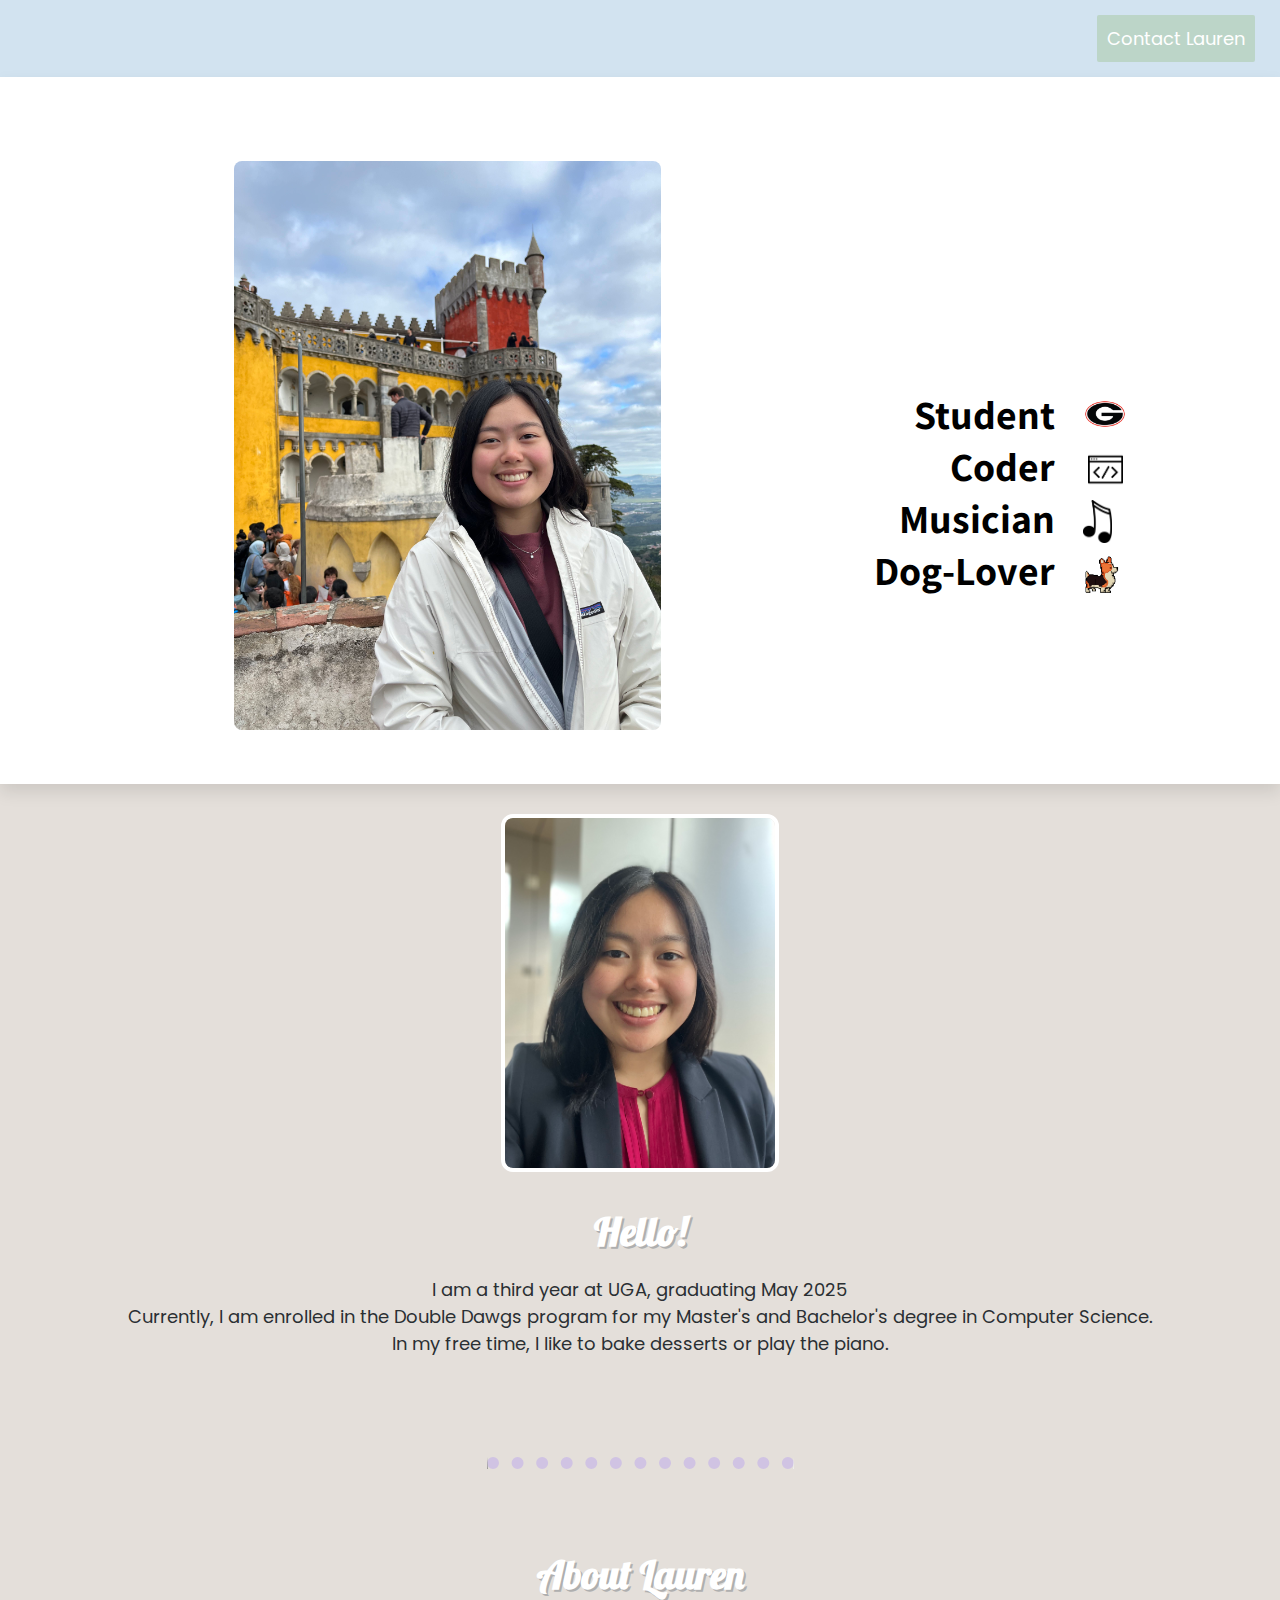
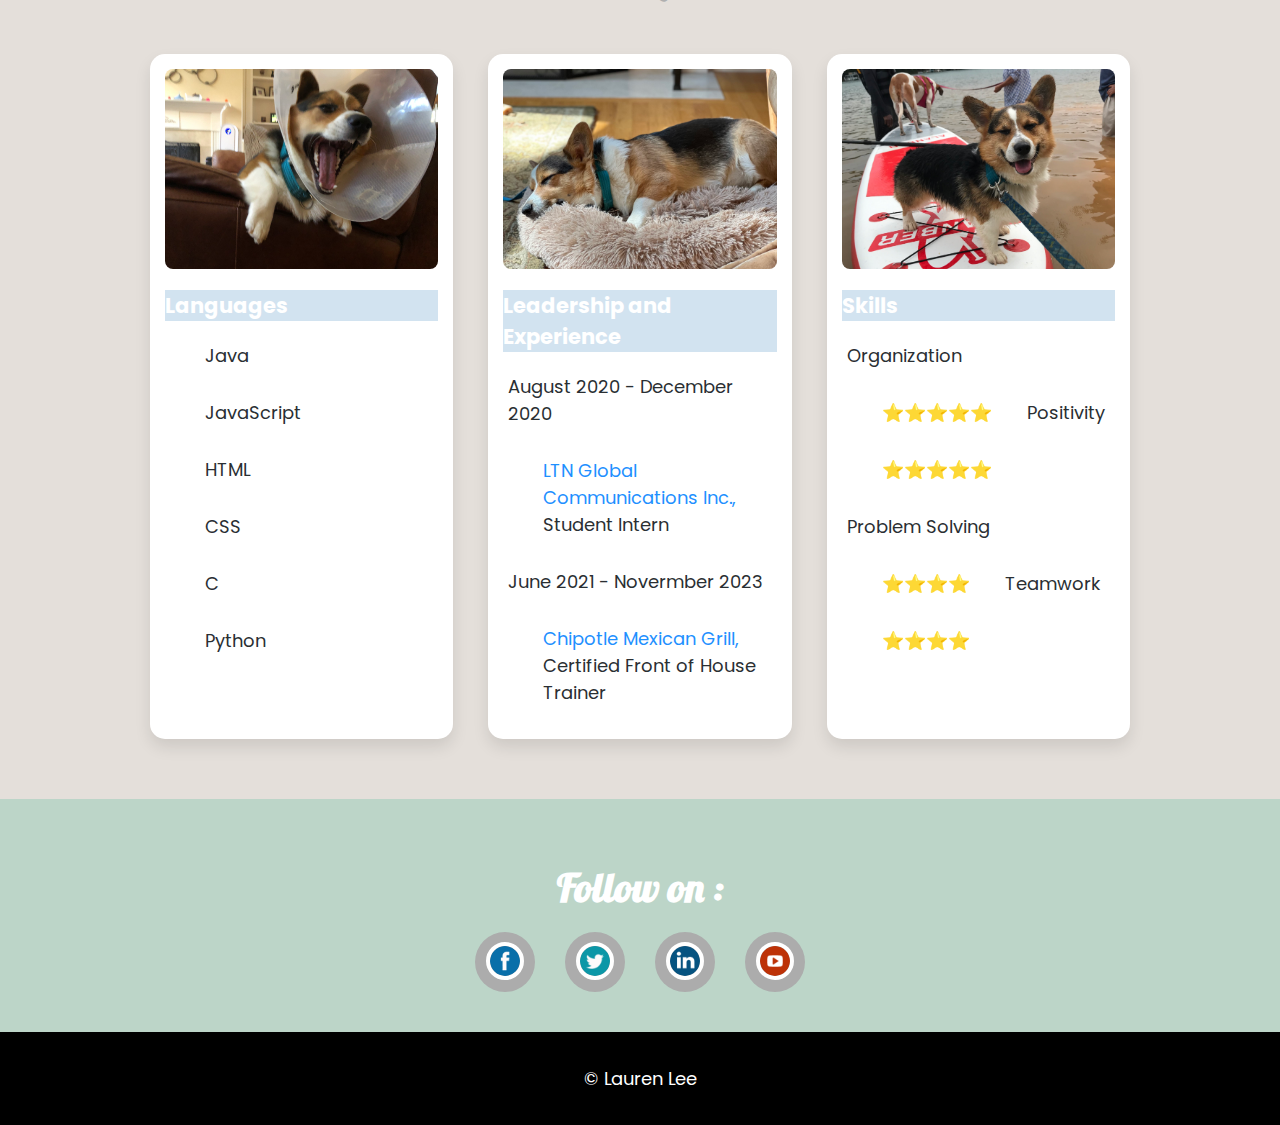
<file: index.html>
<!DOCTYPE html>
<html lang="en">

<head>
  <meta charset="UTF-8">
  <meta name="viewport" content="width=device-width, initial-scale=1.0">
  <title> Lauren Lee </title>
  <link rel="stylesheet" href="css/style.css">
  <link rel="stylesheet" href="https://fonts.googleapis.com/css?family=Gabarito|Poppins|Lobster|Assistant">
</head>

<body>
  <nav>
    <a href="contact.html">Contact Lauren </a>
  </nav>

  <section class=one>
    <div class = "content">
    <img src="images/palace.jpg" alt="Headshot photo" width=370 height=450>
    <div class = "text-overlay">
    <h1> <span class="highlight">Lauren Lee </highlight> </h1>
    <h2> Student <br> Coder <br> Musician <br> Dog-Lover </h2>
  </div>
    <div class = top1> 
    <img src="images/uga.png" alt="uga logo"> 
  </div>
  <div class = top2> 
    <img src = "images/code.png" alt="coding"> 
  </div>
  <div class = top3>
    <img src="images/music.png" alt = "music note">
  </div>
  <div class = top4> 
    <img src = "images/corg.png" alt = "pixel corgi">
  </div>
</div>
  </section>

  <section class=two>
    <img src="images/headshot.jpg" alt="Headshot photo" width=270 height=350>
    <h2>  <span class="highlight"> Hello! </span></h2>
    <p> I am a third year at UGA, graduating May 2025 <br> 
      Currently, I am enrolled in the Double Dawgs program for my Master's and Bachelor's degree in Computer Science. <br> 
      In my free time, I like to bake desserts or play the piano.
    </p>
    <hr>
    <h2> <span class="highlight"> About Lauren </span> </h2>
  </section>

  <section class="three-col">
    <div class="card">
      <div class="langPic">
        <img src="images/lang.jpg" alt="lang corgi">
      </div>
      <h3> Languages </h3>
      <ul>
        <li> Java </li>
        <li> JavaScript </li>
        <li> HTML </li>
        <li> CSS </li>
        <li> C </li>
        <li> Python </li>
      </ul>
    </div>

    <div class="card">
      <img src="images/leadership.jpg" alt="leadership corgi">
      <h3> Leadership and Experience </h3>
      <dl class="leadership">
        <dt> August 2020 - December 2020 </dt>
        <dd> <a href="https://ltnglobal.com"> LTN Global Communications Inc., </a>Student Intern </dd>
        <dt> June 2021 - Novermber 2023 </dt>
        <dd> <a href="https://www.chipotle.com"> Chipotle Mexican Grill,</a> Certified Front of House Trainer </dd>
      </dl>
    </div>

    <div class="card">
      <img src="images/skills.jpg" alt="skills corgi">
      <h3> Skills </h3>
      <dl>
        <dt> Organization </dt>
        <dd> ⭐️⭐️⭐️⭐️⭐️</dd>
        <dt> Positivity </dt>
        <dd> ⭐️⭐️⭐️⭐️⭐️</dd>
        <dt> Problem Solving </dt>
        <dd> ⭐️⭐️⭐️⭐️</dd>
        <dt> Teamwork </dt>
        <dd> ⭐️⭐️⭐️⭐️</dd>
      </dl>
    </div>
  </section>

  <section class= "three">
    <h2> <span class="highlight"> Follow on : </span></h2>
    <div class="social_container">
      <div class="social-box">
        <a href="https://www.youtube.com/watch?v=IUKls-_dvRY" target="_blank">
          <img src="images/fb.png" alt="fb">
        </a>
        <a href="https://www.youtube.com/watch?v=HZT1TOYIveU" target="_blank">
          <img src="images/twitter.png" alt="twitter">
        </a>
        <a href="https://www.linkedin.com/in/lauren-lee1912/" target="_blank">
          <img src="images/linkedin.png" alt="linkedin">
        </a>
        <a href="https://youtu.be/dQw4w9WgXcQ?si=vWEYGY43kuqJ3jEN" target="_blank">
          <img src="images/youtube.png" alt="youtube">
        </a>
      </div>
  </div>
  </section>
  
  <footer>
    <p><a href="contact.html"> &copy Lauren Lee</a></p>
  </footer>

</body>

</html>
</file>
<file: css/style.css>
body {
    margin: 0;
    padding: 0; 
    background-color: #E4DFDA; 
    font-family: 'Poppins', sans-serif;
    color: #2A2f33;
    font-size: 18px; 
}

nav {
    background-color: rgb(210, 227, 240);
    padding: 15px;
    display: flex;
    justify-content: flex-end;
}

nav a {
    color: white; 
    text-decoration: none;
    padding: 10px;
    margin: 0 10px;
    border-radius: 2px;
    background-color: #bcd5c8; 
    transition: background-color 0.3s ease-in-out, color 0.3s ease-in-out;
    
}

nav a:hover {
    background-color: #bf3d57; 
    color: #fff;
}

footer {
    background-color:rgb(0, 0, 0); 
    padding: 15px;
    display: flex;
    justify-content: center;
    align-items: center; 
}

footer a {
    color: rgb(255, 255, 255); 
    text-decoration: none;
    padding: 10px;
    margin: 0 10px;
    border-radius: 2px;
    transition: background-color 0.3s ease-in-out, color 0.3s ease-in-out;
}

footer a:hover {
    background-color: #bf3d57; 
    color: white;
}

footer a img {
    width: 20px; 
    height: 20px; 
    border-radius: 50%; 
}

section {
    padding: 30px;
}

a {
    color: #1e90ff; 
    text-decoration: none;
    transition: color 0.3s ease-in-out;
}

a:hover {
    color: #fc7fbd;
}

hr {
    border-top: dotted #d0c3e3 12px; 
    border-bottom: none; 
    width: 25%; 
    margin: 100px auto 80px auto; 
    }


img {
    border: 4px solid #fff;
    border-radius: 12px;
    object-fit: cover;
    display: block;
    margin: 0 auto 20px;
}


.one {
    /*background-image: url('https://images.unsplash.com/photo-1483728642387-6c3bdd6c93e5?q=80&w=2952&auto=format&fit=crop&ixlib=rb-4.0.3&ixid=M3wxMjA3fDB8MHxwaG90by1wYWdlfHx8fGVufDB8fHx8fA%3D%3D');*/  
    /* background-attachment: fixed;
    background-position: 50% 75%; */ 
    background-color: white;
    width: auto;
    padding: 30px;
    box-shadow: 0 8px 16px rgba(0, 0, 0, 0.1);
    text-align: center;
    position: relative;
    display: flex;
    align-items: center; 
}

.one .content{
    position: relative; 
}   

.one img {
    width: 35%; 
    height: auto; 
    border: 4px solid #fff;
    border-radius: 12px;
    object-fit: cover;
    margin-top: 50px;
    margin-right: 30px;
    margin-left: 200px;
}

.one .text-overlay {
    position: absolute;
    top: 175px;
    left: 630px;
    padding: 10px;
    color: white; 
}
  
.one .text-overlay h1,
.one .text-overlay h2 {
    margin: 0; 
}

.top1, .top2, .top3, .top4{
    position: absolute;
}

.top1 {
    top: 293px;
    left: 1015px;
    width: 120px;
}

.top2 {
    top: 345px;
    left: 1025px;
    width: 100px;
}

.top3 {
    top: 393px;
    left: 1025px;
    width: 85px;
    height: 30px;
}

.top4 {
    top: 447px;
    left: 975px;
    width: 200px;
    height: 40px;
}

.top1 img,
.top2 img,
.top3 img,
.top4 img {
    border: none; 
    border-radius: 2px;
    object-fit: cover;
    display: block;
    margin: 0 auto 20px;
}

h1 {
    font-size: 2.5em; 
    font-family: 'Gabarito', slab-serif;
    color: white;    
    font-size: 80px; 
}

h2 {
    font-size: 40px; 
    color: white;
    margin-bottom: 20px; 
    font-family: 'Lobster', sans-serif;
}

.one h2 {
    color: rgb(0, 0, 0); 
    text-align:end;
    font-family: 'Assistant', sans-serif; 
}

.two h2 {
    text-shadow: 2px 2px #afafaf;
}

h3 {
    color: white; 
    background-color:rgb(210, 227, 240);
}

.two {
    text-align: center; 
    padding-bottom: 5px; 
}

.three {
    background-color: #bcd5c8; 
    text-align: center; 
    padding-bottom: 40px; 

}

.highlight {
    -webkit-animation: 1.5s highlight 1.5s 1 normal forwards;
    animation: 1.5s highlight 1.5s 1 normal forwards;
background-color: none;
background: linear-gradient(90deg, #bcd5c8 50%, rgba(255, 255, 255, 0) 50%);
background-size: 300% 100%;
background-position: 100% 0;
}

@-webkit-keyframes highlight {
to {
background-position: 0 0;
}
}

@keyframes highlight {
to {
background-position: 0 0;
}
}

.card {
    box-shadow: 0 8px 16px rgba(0, 0, 0, 0.1);
    background-color: #fff;
    padding: 15px; 
    margin-bottom: 10px; 
    border-radius: 15px;
    transition: box-shadow 0.3s ease-in-out;
}

.card:hover {
    box-shadow: 0 12px 24px rgba(0, 0, 0, 0.2);
}

.three-col {
    display: grid;
    /*background-color: #bcd5c8;*/ 
    grid-template-columns: repeat(3, 1fr);
    gap: 35px;
    padding-left: 150px;
    padding-right: 150px; 
}

.three-col .card {
    box-shadow: 0 8px 16px rgba(0, 0, 0, 0.1);
    background-color: #fff;
    margin-bottom: 30px;
    border-radius: 15px;
    transition: box-shadow 0.3s ease-in-out;
}

.three-col .card img {
    width: 100%;
    height: 200px; 
    border: none;
    border-radius: 8px;
    object-position: top;
    object-fit: cover; 
    display: block; 
}

.three-col .card:hover {
    box-shadow: 0 12px 24px rgba(0, 0, 0, 0.2);
}

dl {
    display: flex;
    flex-wrap: wrap;
    gap: 30px;
}

li {
    display: flex;
    flex-wrap: wrap;
    padding-left: 0px;
    padding-bottom: 30px;
}

dt {
    display: flex;
    flex-wrap: wrap;
    padding-left: 5px;
}

.contact {
    text-align: center;
}

.one-col {
    display: flex;
    flex-direction: column;
    align-items: center;
    padding-bottom: 70px; 
}

form {
    width: 475px; 
    margin: 0 auto; 
}

form input[type="text"],
form input[type="email"] {
    width: 100%; 
    padding: 10px;
    margin-bottom: 15px;
    box-sizing: border-box;
}

form button[type="submit"] {
    border-radius: 8px;
    width: 50px;
    height: 30px;
    padding: 5px; 
    font-size: 12px; 
}

.social-container {
    text-align: center;
    margin-top: 20px;
    
}

.social-box {
    display: flex;
    justify-content: center;
}

.social-box a {
    display: inline-block;
    margin: 0 15px;
    padding: 10px;
    width: 40px; 
    height: 40px; 
    background-color: #acacac;
    border-radius: 50%;
    transition: transform 0.3s ease-in-out, background-color 0.3s ease-in-out;
}

.social-box a img {
    width: 30px;
    height: 30px;
    border-radius: 50%;
}

.social-box a:hover {
    transform: scale(1.2);
    background-color: rgb(210, 227, 240); 
}
</file>
